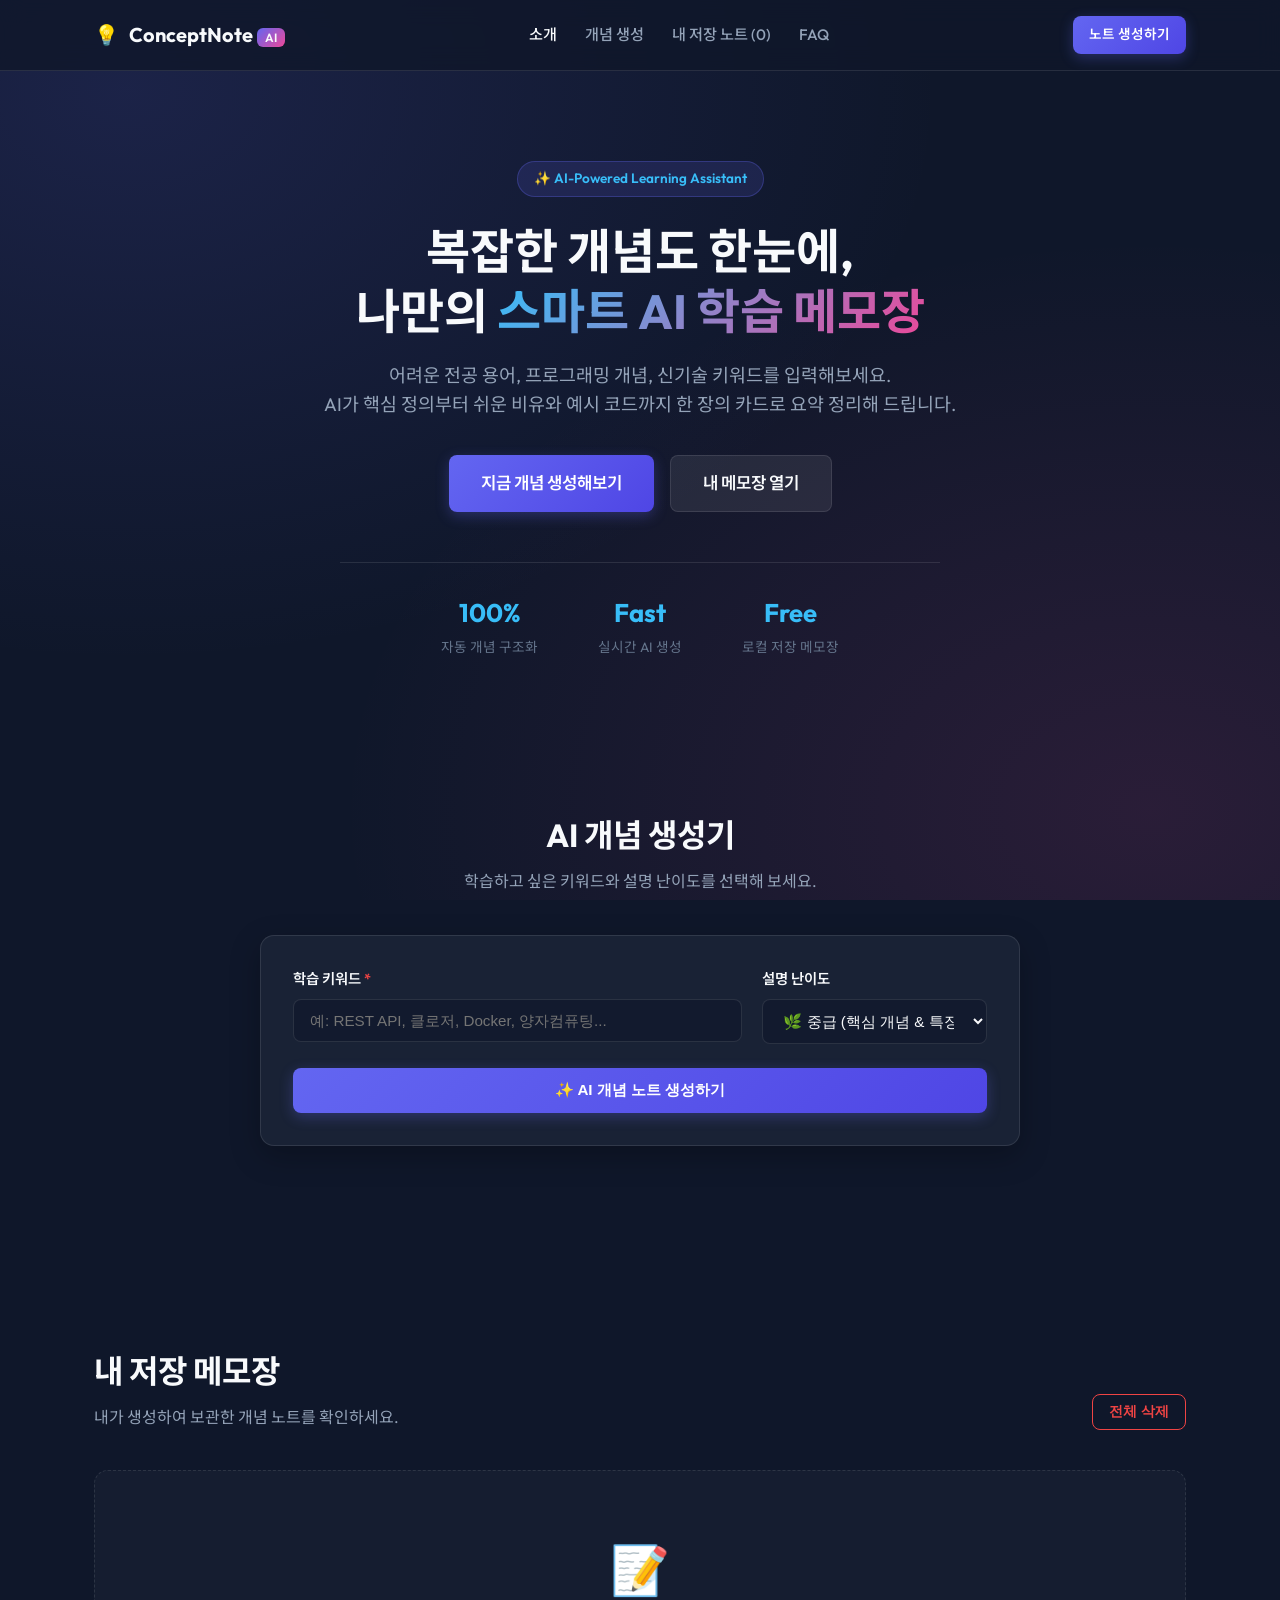
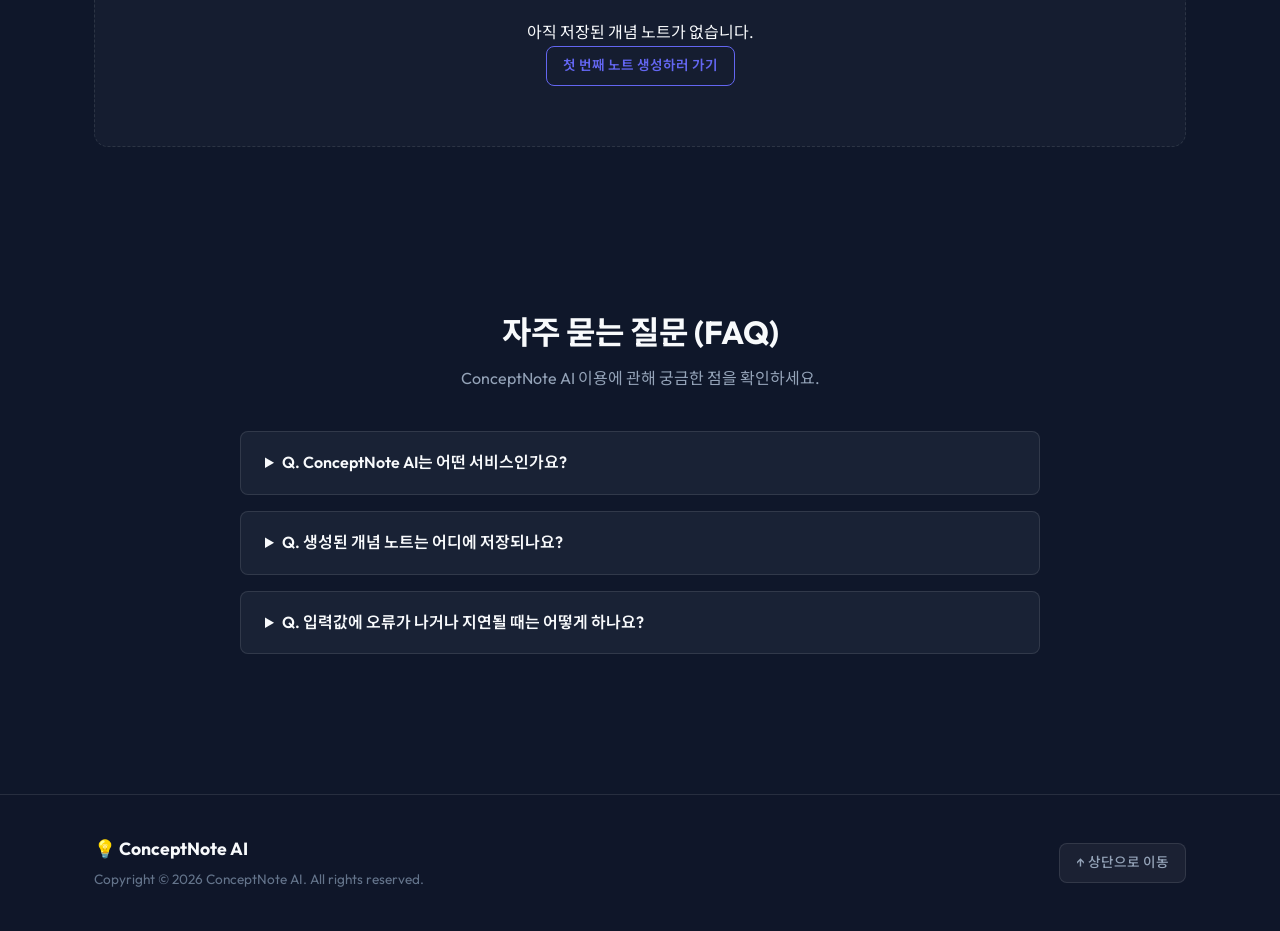
<file: A1-3/과제산출물/index.html>
<!DOCTYPE html>
<html lang="ko">
<head>
  <meta charset="UTF-8">
  <meta name="viewport" content="width=device-width, initial-scale=1.0">
  <title>ConceptNote AI - AI 스마트 개념 학습 메모장</title>
  <link rel="icon" href="data:image/svg+xml,<svg xmlns=%22http://www.w3.org/2000/svg%22 viewBox=%220 0 100 100%22><text y=%22.9em%22 font-size=%2290%22>💡</text></svg>">
  <meta name="description" content="학습하고 싶은 키워드를 입력하면 AI가 핵심 정의, 특징, 예시 및 요약을 자동으로 작성해주는 스마트 학습 메모장 서비스입니다.">
  <link rel="stylesheet" href="css/style.css">
  <link rel="preconnect" href="https://fonts.googleapis.com">
  <link rel="preconnect" href="https://fonts.gstatic.com" crossorigin>
  <link href="https://fonts.googleapis.com/css2?family=Outfit:wght@300;400;500;600;700&family=Noto+Sans+KR:wght@300;400;500;700&display=swap" rel="stylesheet">
</head>
<body>
  <!-- Header / GNB -->
  <header class="navbar" id="navbar">
    <div class="container nav-container">
      <a href="#hero" class="logo">
        <span class="logo-icon">💡</span>
        <span class="logo-text">ConceptNote <span class="badge-ai">AI</span></span>
      </a>
      <nav class="nav-links">
        <a href="#hero" class="nav-link active">소개</a>
        <a href="#generate" class="nav-link">개념 생성</a>
        <a href="#notes" class="nav-link">내 저장 노트 (<span id="saved-count">0</span>)</a>
        <a href="#faq" class="nav-link">FAQ</a>
      </nav>
      <div class="nav-actions">
        <a href="#generate" class="btn btn-primary btn-sm">노트 생성하기</a>
      </div>
    </div>
  </header>

  <main>
    <!-- Section 1: Hero -->
    <section class="hero-section" id="hero">
      <div class="container hero-container">
        <div class="hero-content">
          <span class="pill-tag">✨ AI-Powered Learning Assistant</span>
          <h1 class="hero-title">복잡한 개념도 한눈에,<br>나만의 <span class="text-gradient">스마트 AI 학습 메모장</span></h1>
          <p class="hero-subtitle">
            어려운 전공 용어, 프로그래밍 개념, 신기술 키워드를 입력해보세요.<br>
            AI가 핵심 정의부터 쉬운 비유와 예시 코드까지 한 장의 카드로 요약 정리해 드립니다.
          </p>
          <div class="hero-actions">
            <a href="#generate" class="btn btn-primary btn-lg">지금 개념 생성해보기</a>
            <a href="#notes" class="btn btn-secondary btn-lg">내 메모장 열기</a>
          </div>
          <div class="hero-stats">
            <div class="stat-item">
              <span class="stat-num">100%</span>
              <span class="stat-label">자동 개념 구조화</span>
            </div>
            <div class="stat-item">
              <span class="stat-num">Fast</span>
              <span class="stat-label">실시간 AI 생성</span>
            </div>
            <div class="stat-item">
              <span class="stat-num">Free</span>
              <span class="stat-label">로컬 저장 메모장</span>
            </div>
          </div>
        </div>
      </div>
    </section>

    <!-- Section 2: AI 개념 생성 -->
    <section class="generate-section" id="generate">
      <div class="container">
        <div class="section-header text-center">
          <h2 class="section-title">AI 개념 생성기</h2>
          <p class="section-subtitle">학습하고 싶은 키워드와 설명 난이도를 선택해 보세요.</p>
        </div>

        <div class="card generate-card">
          <form id="concept-form" class="concept-form">
            <div class="form-grid">
              <div class="form-group">
                <label for="keyword-input" class="form-label">학습 키워드 <span class="text-danger">*</span></label>
                <input 
                  type="text" 
                  id="keyword-input" 
                  class="form-control" 
                  placeholder="예: REST API, 클로저, Docker, 양자컴퓨팅..." 
                  autocomplete="off"
                  required
                >
              </div>
              <div class="form-group">
                <label for="level-select" class="form-label">설명 난이도</label>
                <select id="level-select" class="form-control">
                  <option value="초급 (쉬운 비유 중심)">🌱 초급 (쉬운 비유 중심)</option>
                  <option value="중급 (핵심 개념 & 특징)" selected>🌿 중급 (핵심 개념 & 특징)</option>
                  <option value="심화 (실무 활용 & 예시 코드)">🌳 심화 (실무 활용 & 예시 코드)</option>
                </select>
              </div>
            </div>

            <div class="form-footer">
              <button type="submit" id="btn-generate" class="btn btn-primary btn-block">
                <span class="btn-text">✨ AI 개념 노트 생성하기</span>
                <span class="spinner hidden" id="spinner"></span>
              </button>
            </div>
          </form>
        </div>

        <!-- AI 결과 출력 영역 -->
        <div id="result-container" class="result-container hidden">
          <div class="card result-card">
            <div class="result-header">
              <div class="concept-badge-group">
                <span class="badge badge-primary" id="result-keyword">키워드</span>
                <span class="badge badge-secondary" id="result-level">중급</span>
              </div>
              <button id="btn-save-note" class="btn btn-outline btn-sm">
                <span>📌 내 메모장에 저장</span>
              </button>
            </div>
            
            <div class="result-body">
              <div class="concept-block">
                <h3>📖 핵심 정의</h3>
                <p id="result-definition">AI가 작성한 개념 정의가 이곳에 표시됩니다.</p>
              </div>
              
              <div class="concept-block">
                <h3>⚡ 주요 특징</h3>
                <ul id="result-features">
                  <li>특징 목록이 표시됩니다.</li>
                </ul>
              </div>

              <div class="concept-block">
                <h3>💡 이해하기 쉬운 비유</h3>
                <p id="result-analogy" class="analogy-box">쉬운 비유 설명이 표시됩니다.</p>
              </div>

              <div class="concept-block">
                <h3>💻 실무 예시 및 활용법</h3>
                <pre class="code-box"><code id="result-example">예시 코드가 표시됩니다.</code></pre>
              </div>
            </div>
          </div>
        </div>

        <!-- 에러 토스트 / 메세지 -->
        <div id="error-message" class="alert alert-danger hidden">
          <span id="error-text">오류가 발생했습니다. 다시 시도해 주세요.</span>
        </div>
      </div>
    </section>

    <!-- Section 3: 내 저장 노트 -->
    <section class="notes-section" id="notes">
      <div class="container">
        <div class="section-header flex-between">
          <div>
            <h2 class="section-title">내 저장 메모장</h2>
            <p class="section-subtitle">내가 생성하여 보관한 개념 노트를 확인하세요.</p>
          </div>
          <button id="btn-clear-notes" class="btn btn-danger-outline btn-sm">전체 삭제</button>
        </div>

        <div id="saved-notes-grid" class="notes-grid">
          <!-- JS로 동적 생성됨 -->
          <div class="empty-state" id="empty-state">
            <span class="empty-icon">📝</span>
            <p>아직 저장된 개념 노트가 없습니다.</p>
            <a href="#generate" class="btn btn-outline btn-sm">첫 번째 노트 생성하러 가기</a>
          </div>
        </div>
      </div>
    </section>

    <!-- Section 4: FAQ -->
    <section class="faq-section" id="faq">
      <div class="container">
        <div class="section-header text-center">
          <h2 class="section-title">자주 묻는 질문 (FAQ)</h2>
          <p class="section-subtitle">ConceptNote AI 이용에 관해 궁금한 점을 확인하세요.</p>
        </div>

        <div class="faq-accordion">
          <details class="faq-item">
            <summary class="faq-question">Q. ConceptNote AI는 어떤 서비스인가요?</summary>
            <div class="faq-answer">
              <p>어려운 IT 개념, 기술 용어, 학술 키워드를 입력하면 Google Gemini AI가 핵심 정의, 특징, 쉬운 비유, 예시 코드로 요약 정리해 드리는 AI 스마트 학습 메모장 서비스입니다.</p>
            </div>
          </details>

          <details class="faq-item">
            <summary class="faq-question">Q. 생성된 개념 노트는 어디에 저장되나요?</summary>
            <div class="faq-answer">
              <p>별도의 회원가입 없이 사용자의 브라우저 로컬 스토리지(LocalStorage)에 안전하게 저장되므로 언제든지 다시 찾아볼 수 있습니다.</p>
            </div>
          </details>

          <details class="faq-item">
            <summary class="faq-question">Q. 입력값에 오류가 나거나 지연될 때는 어떻게 하나요?</summary>
            <div class="faq-answer">
              <p>키워드를 입력하지 않으면 경고 메시지가 표시되며, 네트워크 지연이나 API 쿼터 오류 발생 시 자동 안내 메시지가 출력됩니다.</p>
            </div>
          </details>
        </div>
      </div>
    </section>
  </main>

  <!-- Footer -->
  <footer class="footer">
    <div class="container footer-container">
      <div class="footer-info">
        <span class="footer-logo">💡 ConceptNote AI</span>
        <p>Copyright © 2026 ConceptNote AI. All rights reserved.</p>
      </div>
      <div class="footer-links">
        <a href="#hero">↑ 상단으로 이동</a>
      </div>
    </div>
  </footer>

  <!-- Note Detail Modal -->
  <div id="note-modal" class="modal-backdrop hidden">
    <div class="modal-card card">
      <div class="modal-header">
        <div class="concept-badge-group">
          <span class="badge badge-primary" id="modal-keyword">키워드</span>
          <span class="badge badge-secondary" id="modal-level">난이도</span>
        </div>
        <button id="modal-close" class="modal-close-btn">&times;</button>
      </div>
      <div class="modal-body">
        <div class="concept-block">
          <h3>📖 핵심 정의</h3>
          <p id="modal-definition"></p>
        </div>
        <div class="concept-block">
          <h3>⚡ 주요 특징</h3>
          <ul id="modal-features"></ul>
        </div>
        <div class="concept-block">
          <h3>💡 이해하기 쉬운 비유</h3>
          <p id="modal-analogy" class="analogy-box"></p>
        </div>
        <div class="concept-block">
          <h3>💻 실무 예시 및 활용법</h3>
          <pre class="code-box"><code id="modal-example"></code></pre>
        </div>
      </div>
    </div>
  </div>

  <!-- Toast Notification Container -->
  <div id="toast-container" class="toast-container"></div>

  <script src="js/app.js"></script>
</body>
</html>
</file>
<file: A1-3/과제산출물/css/style.css>
/* ==========================================================================
   ConceptNote AI - Stylesheet
   ========================================================================== */

:root {
  --font-primary: 'Outfit', 'Noto Sans KR', -apple-system, sans-serif;
  
  /* Color Tokens */
  --bg-dark: #0f172a;
  --bg-card: rgba(30, 41, 59, 0.7);
  --bg-card-hover: rgba(30, 41, 59, 0.9);
  --border-color: rgba(255, 255, 255, 0.1);
  --border-highlight: rgba(99, 102, 241, 0.4);
  
  --primary-color: #6366f1;
  --primary-hover: #4f46e5;
  --primary-glow: rgba(99, 102, 241, 0.3);
  
  --accent-color: #38bdf8;
  --accent-secondary: #ec4899;
  
  --text-main: #f8fafc;
  --text-sub: #94a3b8;
  --text-muted: #64748b;
  
  --danger-color: #ef4444;
  --success-color: #10b981;
  
  --radius-sm: 8px;
  --radius-md: 14px;
  --radius-lg: 20px;
  
  --shadow-sm: 0 4px 12px rgba(0, 0, 0, 0.15);
  --shadow-md: 0 10px 30px rgba(0, 0, 0, 0.25);
  --shadow-lg: 0 20px 40px rgba(0, 0, 0, 0.35);
  
  --backdrop-blur: blur(12px);
}

/* Reset & Basic Styles */
* {
  box-sizing: border-box;
  margin: 0;
  padding: 0;
}

html {
  scroll-behavior: smooth;
  font-size: 16px;
}

body {
  font-family: var(--font-primary);
  background-color: var(--bg-dark);
  color: var(--text-main);
  line-height: 1.6;
  overflow-x: hidden;
  background-image: 
    radial-gradient(at 10% 10%, rgba(99, 102, 241, 0.15) 0px, transparent 50%),
    radial-gradient(at 90% 90%, rgba(236, 72, 153, 0.12) 0px, transparent 50%);
  background-attachment: fixed;
}

.container {
  max-width: 1140px;
  margin: 0 auto;
  padding: 0 24px;
}

/* Header & Navbar */
.navbar {
  position: sticky;
  top: 0;
  z-index: 100;
  background: rgba(15, 23, 42, 0.8);
  backdrop-filter: var(--backdrop-blur);
  border-bottom: 1px solid var(--border-color);
  padding: 16px 0;
  transition: all 0.3s ease;
}

.nav-container {
  display: flex;
  justify-content: space-between;
  align-items: center;
}

.logo {
  display: flex;
  align-items: center;
  gap: 10px;
  text-decoration: none;
  font-weight: 700;
  font-size: 1.25rem;
  color: var(--text-main);
}

.badge-ai {
  background: linear-gradient(135deg, var(--primary-color), var(--accent-secondary));
  padding: 2px 8px;
  border-radius: 6px;
  font-size: 0.75rem;
  font-weight: 600;
}

.nav-links {
  display: flex;
  gap: 28px;
}

.nav-link {
  color: var(--text-sub);
  text-decoration: none;
  font-size: 0.95rem;
  font-weight: 500;
  transition: color 0.2s ease;
}

.nav-link:hover, .nav-link.active {
  color: var(--text-main);
}

/* Buttons */
.btn {
  display: inline-flex;
  align-items: center;
  justify-content: center;
  gap: 8px;
  padding: 12px 24px;
  border-radius: var(--radius-sm);
  font-size: 0.95rem;
  font-weight: 600;
  text-decoration: none;
  cursor: pointer;
  border: none;
  transition: all 0.25s ease;
}

.btn-primary {
  background: linear-gradient(135deg, var(--primary-color), var(--primary-hover));
  color: #fff;
  box-shadow: 0 4px 14px var(--primary-glow);
}

.btn-primary:hover {
  transform: translateY(-2px);
  box-shadow: 0 6px 20px var(--primary-glow);
}

.btn-secondary {
  background: rgba(255, 255, 255, 0.08);
  color: var(--text-main);
  border: 1px solid var(--border-color);
}

.btn-secondary:hover {
  background: rgba(255, 255, 255, 0.14);
}

.btn-outline {
  background: transparent;
  color: var(--primary-color);
  border: 1px solid var(--primary-color);
}

.btn-outline:hover {
  background: rgba(99, 102, 241, 0.1);
}

.btn-danger-outline {
  background: transparent;
  color: var(--danger-color);
  border: 1px solid var(--danger-color);
}

.btn-danger-outline:hover {
  background: rgba(239, 68, 68, 0.1);
}

.btn-sm { padding: 8px 16px; font-size: 0.85rem; }
.btn-lg { padding: 14px 32px; font-size: 1.05rem; }
.btn-block { width: 100%; }

/* Hero Section */
.hero-section {
  padding: 90px 0 70px;
  text-align: center;
}

.pill-tag {
  display: inline-block;
  padding: 6px 16px;
  border-radius: 20px;
  background: rgba(99, 102, 241, 0.15);
  color: var(--accent-color);
  border: 1px solid rgba(99, 102, 241, 0.3);
  font-size: 0.85rem;
  font-weight: 600;
  margin-bottom: 24px;
}

.hero-title {
  font-size: 3rem;
  font-weight: 700;
  line-height: 1.25;
  margin-bottom: 20px;
}

.text-gradient {
  background: linear-gradient(135deg, var(--accent-color), var(--accent-secondary));
  -webkit-background-clip: text;
  -webkit-text-fill-color: transparent;
}

.hero-subtitle {
  font-size: 1.15rem;
  color: var(--text-sub);
  max-width: 720px;
  margin: 0 auto 36px;
}

.hero-actions {
  display: flex;
  justify-content: center;
  gap: 16px;
  margin-bottom: 50px;
}

.hero-stats {
  display: flex;
  justify-content: center;
  gap: 60px;
  padding-top: 30px;
  border-top: 1px solid var(--border-color);
  max-width: 600px;
  margin: 0 auto;
}

.stat-num {
  display: block;
  font-size: 1.6rem;
  font-weight: 700;
  color: var(--accent-color);
}

.stat-label {
  font-size: 0.85rem;
  color: var(--text-muted);
}

/* Sections General */
.generate-section, .notes-section, .faq-section {
  padding: 80px 0;
}

.section-header {
  margin-bottom: 40px;
}

.section-title {
  font-size: 2rem;
  font-weight: 700;
  margin-bottom: 8px;
}

.section-subtitle {
  color: var(--text-sub);
  font-size: 1rem;
}

.text-center { text-align: center; }
.flex-between { display: flex; justify-content: space-between; align-items: flex-end; }

/* Cards & Forms */
.card {
  background: var(--bg-card);
  backdrop-filter: var(--backdrop-blur);
  border: 1px solid var(--border-color);
  border-radius: var(--radius-md);
  padding: 32px;
  box-shadow: var(--shadow-md);
}

.generate-card {
  max-width: 760px;
  margin: 0 auto 40px;
}

.form-grid {
  display: grid;
  grid-template-columns: 2fr 1fr;
  gap: 20px;
  margin-bottom: 24px;
}

.form-group {
  display: flex;
  flex-direction: column;
  gap: 8px;
}

.form-label {
  font-size: 0.9rem;
  font-weight: 600;
  color: var(--text-main);
}

.text-danger { color: var(--danger-color); }

.form-control {
  width: 100%;
  padding: 12px 16px;
  background: rgba(15, 23, 42, 0.6);
  border: 1px solid var(--border-color);
  border-radius: var(--radius-sm);
  color: var(--text-main);
  font-size: 0.95rem;
  outline: none;
  transition: border-color 0.2s ease;
}

.form-control:focus {
  border-color: var(--primary-color);
  box-shadow: 0 0 0 3px var(--primary-glow);
}

/* Result Card */
.result-container {
  max-width: 760px;
  margin: 0 auto;
  animation: fadeIn 0.4s ease;
}

.result-card {
  border-color: var(--border-highlight);
}

.result-header {
  display: flex;
  justify-content: space-between;
  align-items: center;
  margin-bottom: 24px;
  padding-bottom: 16px;
  border-bottom: 1px solid var(--border-color);
}

.badge {
  display: inline-block;
  padding: 4px 12px;
  border-radius: 12px;
  font-size: 0.8rem;
  font-weight: 600;
}

.badge-primary { background: rgba(99, 102, 241, 0.2); color: var(--accent-color); border: 1px solid rgba(99, 102, 241, 0.4); }
.badge-secondary { background: rgba(236, 72, 153, 0.2); color: var(--accent-secondary); border: 1px solid rgba(236, 72, 153, 0.4); }

.concept-block {
  margin-bottom: 24px;
}

.concept-block h3 {
  font-size: 1.1rem;
  font-weight: 600;
  color: var(--accent-color);
  margin-bottom: 10px;
}

.concept-block p, .concept-block ul {
  color: var(--text-sub);
  font-size: 0.95rem;
}

.concept-block ul {
  padding-left: 20px;
}

.analogy-box {
  background: rgba(56, 189, 248, 0.08);
  border-left: 4px solid var(--accent-color);
  padding: 14px 18px;
  border-radius: 0 var(--radius-sm) var(--radius-sm) 0;
}

.code-box {
  background: #090d16;
  padding: 16px;
  border-radius: var(--radius-sm);
  overflow-x: auto;
  font-family: monospace;
  font-size: 0.88rem;
  color: #e2e8f0;
}

/* Saved Notes Grid */
.notes-grid {
  display: grid;
  grid-template-columns: repeat(auto-fill, minmax(320px, 1fr));
  gap: 24px;
}

.note-card {
  background: var(--bg-card);
  border: 1px solid var(--border-color);
  border-radius: var(--radius-md);
  padding: 24px;
  display: flex;
  flex-direction: column;
  justify-content: space-between;
  transition: transform 0.25s ease, border-color 0.25s ease;
}

.note-card:hover {
  transform: translateY(-4px);
  border-color: var(--border-highlight);
}

.note-card-title {
  font-size: 1.2rem;
  font-weight: 700;
  margin-bottom: 12px;
  color: var(--text-main);
}

.note-card-desc {
  font-size: 0.9rem;
  color: var(--text-sub);
  margin-bottom: 20px;
  line-height: 1.5;
  display: -webkit-box;
  -webkit-line-clamp: 3;
  -webkit-box-orient: vertical;
  overflow: hidden;
}

.note-card-footer {
  display: flex;
  justify-content: space-between;
  align-items: center;
  font-size: 0.8rem;
  color: var(--text-muted);
}

.empty-state {
  grid-column: 1 / -1;
  text-align: center;
  padding: 60px 20px;
  background: rgba(30, 41, 59, 0.4);
  border: 1px dashed var(--border-color);
  border-radius: var(--radius-md);
}

.empty-icon { font-size: 3rem; display: block; margin-bottom: 12px; }

/* FAQ Accordion */
.faq-accordion {
  max-width: 800px;
  margin: 0 auto;
  display: flex;
  flex-direction: column;
  gap: 16px;
}

.faq-item {
  background: var(--bg-card);
  border: 1px solid var(--border-color);
  border-radius: var(--radius-sm);
  overflow: hidden;
}

.faq-question {
  padding: 18px 24px;
  font-weight: 600;
  cursor: pointer;
  outline: none;
  user-select: none;
}

.faq-answer {
  padding: 0 24px 18px;
  color: var(--text-sub);
  font-size: 0.95rem;
}

/* Spinner & Toast */
.spinner {
  width: 18px;
  height: 18px;
  border: 2px solid rgba(255, 255, 255, 0.3);
  border-radius: 50%;
  border-top-color: #fff;
  animation: spin 0.8s linear infinite;
}

.hidden { display: none !important; }

.alert {
  padding: 14px 20px;
  border-radius: var(--radius-sm);
  font-size: 0.9rem;
  margin-top: 20px;
}

.alert-danger {
  background: rgba(239, 68, 68, 0.15);
  border: 1px solid rgba(239, 68, 68, 0.3);
  color: #fca5a5;
}

.toast-container {
  position: fixed;
  bottom: 24px;
  right: 24px;
  z-index: 1000;
  display: flex;
  flex-direction: column;
  gap: 10px;
}

.toast {
  padding: 12px 20px;
  border-radius: var(--radius-sm);
  background: #1e293b;
  color: #fff;
  border: 1px solid var(--border-highlight);
  box-shadow: var(--shadow-md);
  font-size: 0.9rem;
  animation: slideUp 0.3s ease;
}

/* Modal Styling */
.modal-backdrop {
  position: fixed;
  top: 0;
  left: 0;
  width: 100vw;
  height: 100vh;
  background: rgba(15, 23, 42, 0.75);
  backdrop-filter: var(--backdrop-blur);
  z-index: 2000;
  display: flex;
  justify-content: center;
  align-items: center;
  padding: 24px;
  animation: fadeIn 0.3s ease;
}

.modal-card {
  width: 100%;
  max-width: 720px;
  max-height: 85vh;
  overflow-y: auto;
  border-color: var(--border-highlight);
  box-shadow: var(--shadow-lg);
  animation: slideUp 0.3s ease;
}

.modal-header {
  display: flex;
  justify-content: space-between;
  align-items: center;
  margin-bottom: 20px;
  padding-bottom: 12px;
  border-bottom: 1px solid var(--border-color);
}

.modal-close-btn {
  background: transparent;
  border: none;
  color: var(--text-muted);
  font-size: 1.8rem;
  cursor: pointer;
  line-height: 1;
  transition: color 0.2s ease;
}

.modal-close-btn:hover {
  color: var(--danger-color);
}

.note-card {
  cursor: pointer;
}

/* Keyframes */
@keyframes spin { to { transform: rotate(360deg); } }
@keyframes fadeIn { from { opacity: 0; transform: translateY(10px); } to { opacity: 1; transform: translateY(0); } }
@keyframes slideUp { from { opacity: 0; transform: translateY(20px); } to { opacity: 1; transform: translateY(0); } }

/* Footer */
.footer {
  background: rgba(15, 23, 42, 0.95);
  border-top: 1px solid var(--border-color);
  padding: 40px 0;
  margin-top: 60px;
}

.footer-container {
  display: flex;
  justify-content: space-between;
  align-items: center;
  flex-wrap: wrap;
  gap: 20px;
}

.footer-info {
  display: flex;
  flex-direction: column;
  gap: 6px;
}

.footer-logo {
  font-size: 1.1rem;
  font-weight: 700;
  color: var(--text-main);
  display: inline-flex;
  align-items: center;
  gap: 8px;
}

.footer-info p {
  font-size: 0.85rem;
  color: var(--text-muted);
}

.footer-links a {
  display: inline-flex;
  align-items: center;
  gap: 6px;
  padding: 8px 16px;
  background: rgba(255, 255, 255, 0.05);
  border: 1px solid var(--border-color);
  border-radius: var(--radius-sm);
  color: var(--text-sub);
  text-decoration: none;
  font-size: 0.85rem;
  font-weight: 500;
  transition: all 0.25s ease;
}

.footer-links a:hover {
  color: var(--accent-color);
  border-color: var(--border-highlight);
  background: rgba(99, 102, 241, 0.12);
  transform: translateY(-2px);
}

/* Responsive Styles */
@media (max-width: 768px) {
  .hero-title { font-size: 2rem; }
  .form-grid { grid-template-columns: 1fr; }
  .nav-links { display: none; }
  .hero-stats { gap: 24px; }
  .flex-between { flex-direction: column; align-items: flex-start; gap: 16px; }
  .footer-container { flex-direction: column; text-align: center; justify-content: center; }
  .footer-info { align-items: center; }
}
</file>
